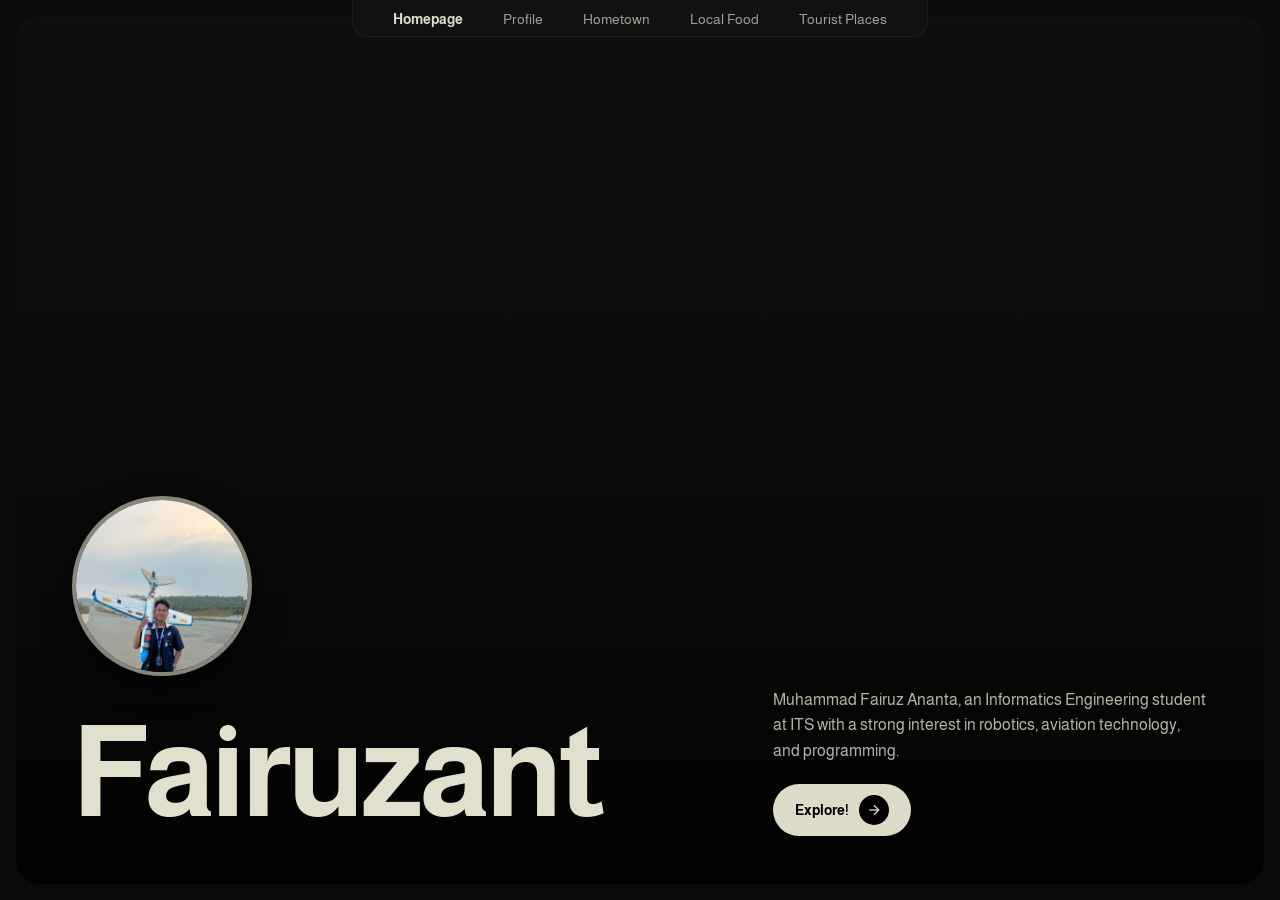
<file: quiz1/index.html>
<!DOCTYPE html>
<html lang="en">

<head>
  <meta charset="UTF-8" />
  <meta name="viewport" content="width=device-width, initial-scale=1.0" />
  <title>Fairuzant | Portfolio</title>
    <link rel="icon" type="image/png" href="./assets/img/favicon.png" />
  <link rel="preconnect" href="https://fonts.googleapis.com" />
  <link rel="preconnect" href="https://fonts.gstatic.com" crossorigin />
  <link
    href="https://fonts.googleapis.com/css2?family=Almarai:wght@400;700&family=Instrument+Serif:ital@0;1&display=swap"
    rel="stylesheet" />
  <link rel="stylesheet" href="style.css" />
</head>

<body>
  <nav class="navbar">
    <ul class="nav-list">
      <li><a class="nav-link active" href="./">Homepage</a></li>
      <li><a class="nav-link" href="profile/">Profile</a></li>
      <li><a class="nav-link" href="hometown/">Hometown</a></li>
      <li><a class="nav-link" href="food/">Local Food</a></li>
      <li><a class="nav-link" href="tourist/">Tourist Places</a></li>
    </ul>
  </nav>

  <section class="hero">
    <div class="hero-container">
      <video class="hero-video" autoplay loop muted playsinline>
        <source src="assets/img/itsunesa.mp4" type="video/mp4" />
      </video>
      <div class="hero-gradient"></div>
      <div class="hero-content">
        <div class="hero-grid">
          <div>
            <div class="hero-avatar-wrapper">
              <img src="assets/img/profile.jpeg" alt="Muhammad Fairuz Ananta" class="hero-avatar"
                onerror="this.style.display='none'; this.nextElementSibling.style.display='flex';" />
              <div class="hero-avatar-placeholder" style="display:none;">FA</div>
            </div>
            <h1 class="hero-title">Fairuzant</h1>
          </div>
          <div>
            <p class="hero-desc">Muhammad Fairuz Ananta, an Informatics Engineering student at ITS with a strong interest in robotics, aviation technology, and programming.</p>
            <a class="cta-button" href="profile/">
              Explore!
              <span class="cta-icon">
                <svg width="16" height="16" viewBox="0 0 24 24" fill="none" stroke="currentColor" stroke-width="2">
                  <line x1="5" y1="12" x2="19" y2="12" />
                  <polyline points="12 5 19 12 12 19" />
                </svg>
              </span>
            </a>
          </div>
        </div>
      </div>
    </div>
  </section>
</body>

</html>
</file>
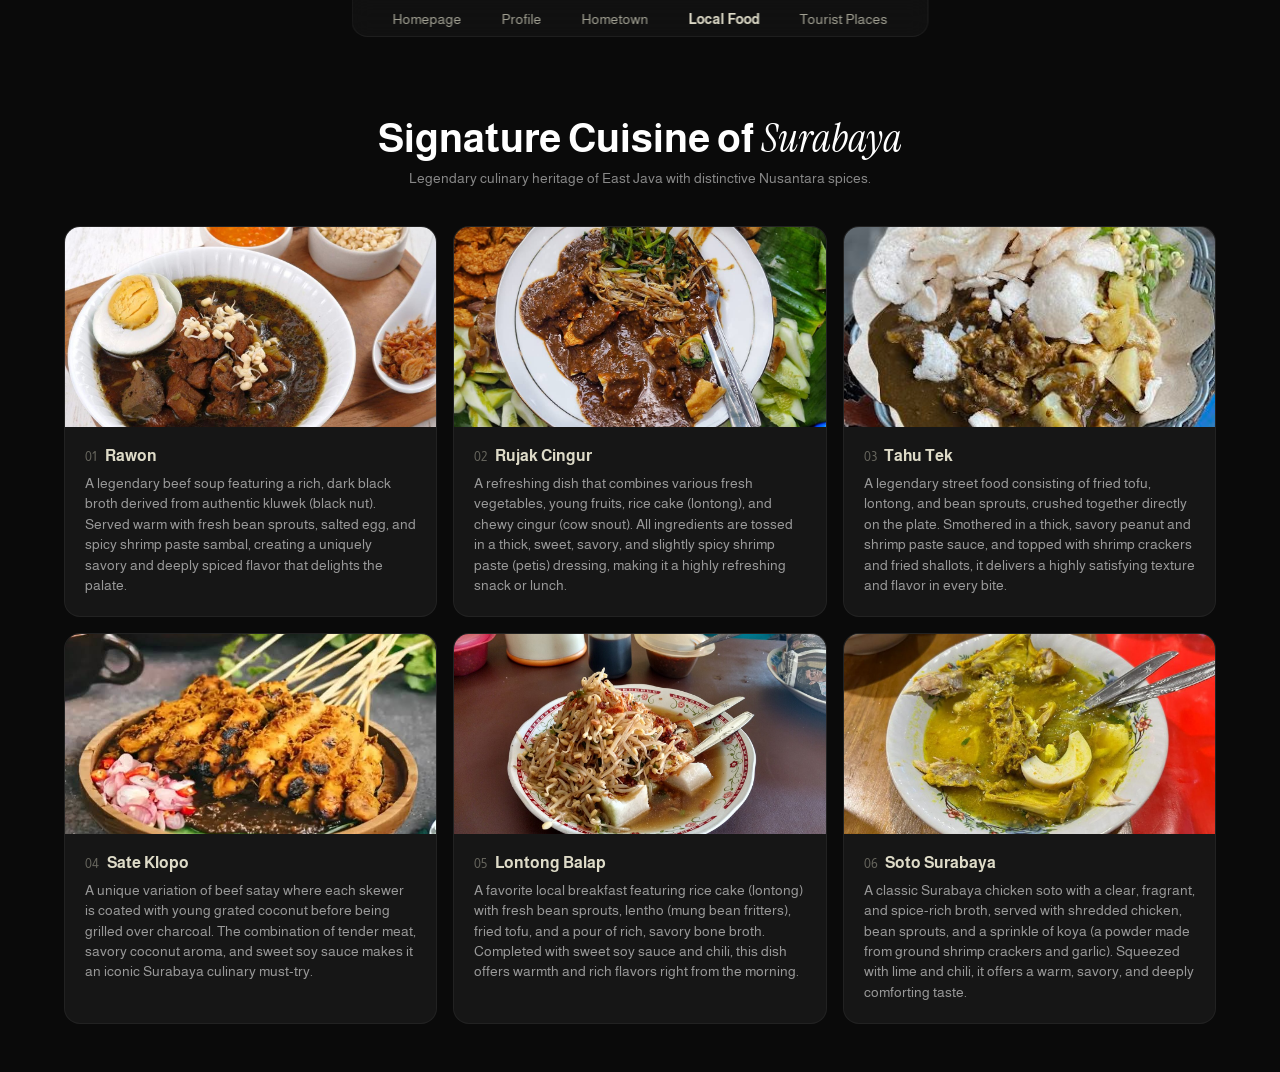
<file: quiz1/food/index.html>
<!DOCTYPE html>
<html lang="en">

<head>
  <meta charset="UTF-8" />
  <meta name="viewport" content="width=device-width, initial-scale=1.0" />
  <title>Local Food | Fairuzant</title>
    <link rel="icon" type="image/png" href="../assets/img/favicon.png" />

  <link rel="preconnect" href="https://fonts.googleapis.com" />
  <link rel="preconnect" href="https://fonts.gstatic.com" crossorigin />
  <link
    href="https://fonts.googleapis.com/css2?family=Almarai:wght@400;700&family=Instrument+Serif:ital@0;1&display=swap"
    rel="stylesheet" />
  <link rel="stylesheet" href="../style.css" />
</head>

<body>
  <nav class="navbar">
    <ul class="nav-list">
      <li><a class="nav-link" href="../">Homepage</a></li>
      <li><a class="nav-link" href="../profile/">Profile</a></li>
      <li><a class="nav-link" href="../hometown/">Hometown</a></li>
      <li><a class="nav-link active" href="../food/">Local Food</a></li>
      <li><a class="nav-link" href="../tourist/">Tourist Places</a></li>
    </ul>
  </nav>

  <section class="features-section">
    <div class="features-header">
      <h2>Signature Cuisine of <em>Surabaya</em></h2>
      <p>Legendary culinary heritage of East Java with distinctive Nusantara spices.</p>
    </div>
    <div class="features-grid">
      <div class="feature-card">
        <img class="feature-img" src="../assets/img/rawon.jpeg" alt="Rawon Surabaya" />
        <div class="feature-body">
          <h3 class="feature-title"><span class="number">01</span> Rawon</h3>
          <p class="feature-desc">A legendary beef soup featuring a rich, dark black broth derived from authentic kluwek
            (black nut). Served warm with fresh bean sprouts, salted egg, and spicy shrimp paste sambal, creating a
            uniquely savory and deeply spiced flavor that delights the palate.</p>
        </div>
      </div>
      <div class="feature-card">
        <img class="feature-img" src="../assets/img/rujak.jpg" alt="Rujak Cingur" />
        <div class="feature-body">
          <h3 class="feature-title"><span class="number">02</span> Rujak Cingur</h3>
          <p class="feature-desc">A refreshing dish that combines various fresh vegetables, young fruits, rice cake
            (lontong), and chewy cingur (cow snout). All ingredients are tossed in a thick, sweet, savory, and slightly
            spicy shrimp paste (petis) dressing, making it a highly refreshing snack or lunch.</p>
        </div>
      </div>
      <div class="feature-card">
        <img class="feature-img" src="../assets/img/tahutek.jpeg" alt="Tahu Tek" />
        <div class="feature-body">
          <h3 class="feature-title"><span class="number">03</span> Tahu Tek</h3>
          <p class="feature-desc">A legendary street food consisting of fried tofu, lontong, and bean sprouts, crushed
            together directly on the plate. Smothered in a thick, savory peanut and shrimp paste sauce, and topped with
            shrimp crackers and fried shallots, it delivers a highly satisfying texture and flavor in every bite.</p>
        </div>
      </div>
      <div class="feature-card">
        <img class="feature-img" src="../assets/img/sateklopo.jpg" alt="Sate Klopo" />
        <div class="feature-body">
          <h3 class="feature-title"><span class="number">04</span> Sate Klopo</h3>
          <p class="feature-desc">A unique variation of beef satay where each skewer is coated with young grated coconut
            before being grilled over charcoal. The combination of tender meat, savory coconut aroma, and sweet soy
            sauce makes it an iconic Surabaya culinary must-try.</p>
        </div>
      </div>
      <div class="feature-card">
        <img class="feature-img" src="../assets/img/lontongbalap.jpg" alt="Lontong Balap" />
        <div class="feature-body">
          <h3 class="feature-title"><span class="number">05</span> Lontong Balap</h3>
          <p class="feature-desc">A favorite local breakfast featuring rice cake (lontong) with fresh bean sprouts,
            lentho (mung bean fritters), fried tofu, and a pour of rich, savory bone broth. Completed with sweet soy
            sauce and chili, this dish offers warmth and rich flavors right from the morning.</p>
        </div>
      </div>
      <div class="feature-card">
        <img class="feature-img" src="../assets/img/soto.jpeg" alt="Soto Surabaya" />
        <div class="feature-body">
          <h3 class="feature-title"><span class="number">06</span> Soto Surabaya</h3>
          <p class="feature-desc">A classic Surabaya chicken soto with a clear, fragrant, and spice-rich broth, served
            with shredded chicken, bean sprouts, and a sprinkle of koya (a powder made from ground shrimp crackers and
            garlic). Squeezed with lime and chili, it offers a warm, savory, and deeply comforting taste.</p>
        </div>
      </div>
    </div>
  </section>
</body>

</html>
</file>
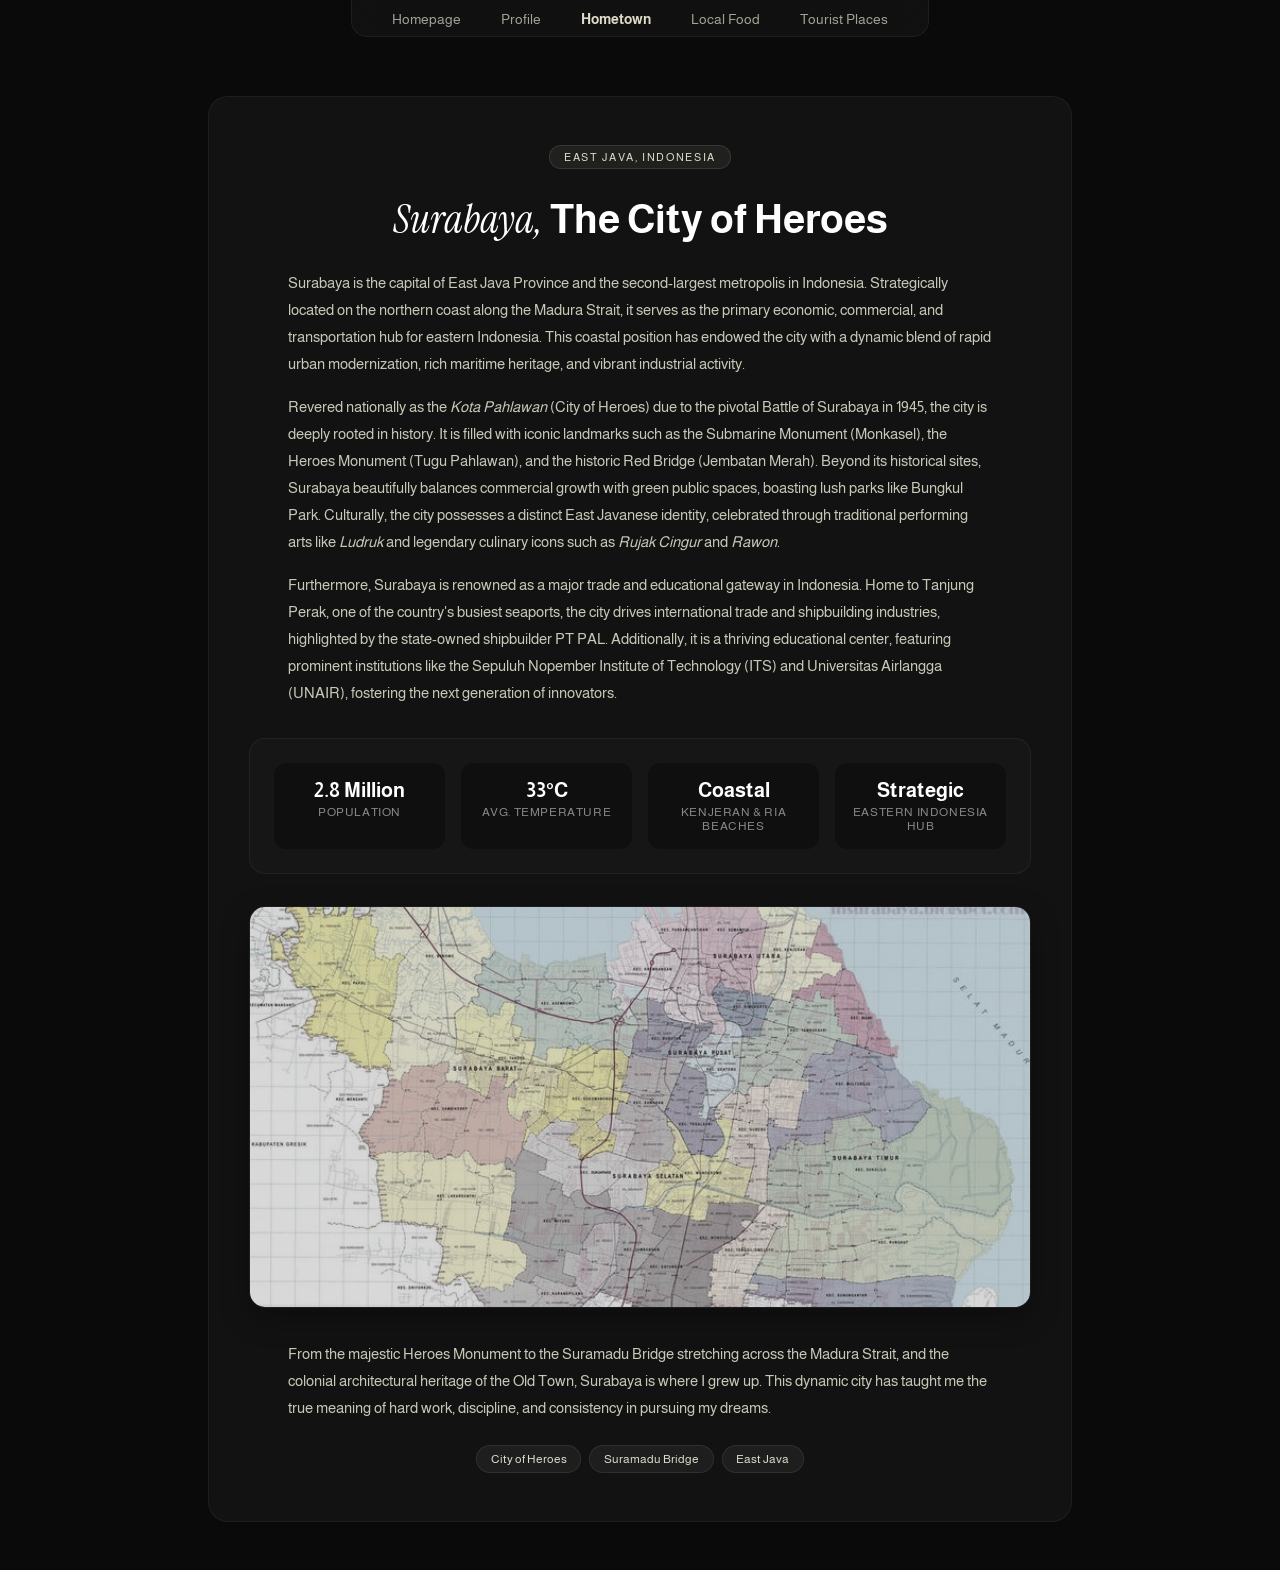
<file: quiz1/hometown/index.html>
<!DOCTYPE html>
<html lang="en">

<head>
  <meta charset="UTF-8" />
  <meta name="viewport" content="width=device-width, initial-scale=1.0" />
  <title>Hometown | Fairuzant</title>
    <link rel="icon" type="image/png" href="../assets/img/favicon.png" />

  <link rel="preconnect" href="https://fonts.googleapis.com" />
  <link rel="preconnect" href="https://fonts.gstatic.com" crossorigin />
  <link
    href="https://fonts.googleapis.com/css2?family=Almarai:wght@400;700&family=Instrument+Serif:ital@0;1&display=swap"
    rel="stylesheet" />
  <link rel="stylesheet" href="../style.css" />
</head>

<body>
  <nav class="navbar">
    <ul class="nav-list">
      <li><a class="nav-link" href="../">Homepage</a></li>
      <li><a class="nav-link" href="../profile/">Profile</a></li>
      <li><a class="nav-link active" href="../hometown/">Hometown</a></li>
      <li><a class="nav-link" href="../food/">Local Food</a></li>
      <li><a class="nav-link" href="../tourist/">Tourist Places</a></li>
    </ul>
  </nav>

  <section class="page-section">
    <div class="content-card">
      <span class="section-label">East Java, Indonesia</span>
      <h2 class="section-heading"><em>Surabaya,</em> The City of Heroes</h2>

      <p class="section-text">Surabaya is the capital of East Java Province and the second-largest metropolis in
        Indonesia. Strategically located on the northern coast along the Madura Strait, it serves as the primary
        economic, commercial, and transportation hub for eastern Indonesia. This coastal position has endowed the city
        with a dynamic blend of rapid urban modernization, rich maritime heritage, and vibrant industrial activity.</p>

      <p class="section-text">Revered nationally as the <em>Kota Pahlawan</em> (City of Heroes) due to the pivotal
        Battle of Surabaya in 1945, the city is deeply rooted in history. It is filled with iconic landmarks such as the
        Submarine Monument (Monkasel), the Heroes Monument (Tugu Pahlawan), and the historic Red Bridge (Jembatan
        Merah). Beyond its historical sites, Surabaya beautifully balances commercial growth with green public spaces,
        boasting lush parks like Bungkul Park. Culturally, the city possesses a distinct East Javanese identity,
        celebrated through traditional performing arts like <em>Ludruk</em> and legendary culinary icons such as
        <em>Rujak Cingur</em> and <em>Rawon</em>.
      </p>

      <p class="section-text">Furthermore, Surabaya is renowned as a major trade and educational gateway in Indonesia.
        Home to Tanjung Perak, one of the country's busiest seaports, the city drives international trade and
        shipbuilding
        industries, highlighted by the state-owned shipbuilder PT PAL. Additionally, it is a thriving educational
        center, featuring prominent institutions like the Sepuluh Nopember Institute of Technology (ITS) and Universitas
        Airlangga (UNAIR), fostering the next generation of innovators.</p>

      <div class="city-stats-grid">
        <div class="stat-item">
          <div class="stat-value">2.8 Million</div>
          <div class="stat-label">Population</div>
        </div>
        <div class="stat-item">
          <div class="stat-value">33°C</div>
          <div class="stat-label">Avg. Temperature</div>
        </div>
        <div class="stat-item">
          <div class="stat-value">Coastal</div>
          <div class="stat-label">Kenjeran & Ria Beaches</div>
        </div>
        <div class="stat-item">
          <div class="stat-value">Strategic</div>
          <div class="stat-label">Eastern Indonesia Hub</div>
        </div>
      </div>

      <div class="map-container">
        <img src="../assets/img/petasurabaya.jpg" alt="Map of Surabaya City" class="static-map" />
      </div>

      <p class="section-text">From the majestic Heroes Monument to the Suramadu Bridge stretching across the Madura
        Strait, and the colonial architectural heritage of the Old Town, Surabaya is where I grew up. This dynamic city
        has taught me the true meaning of hard work, discipline, and consistency in pursuing my dreams.</p>

      <div class="profile-badges">
        <span class="profile-badge">City of Heroes</span>
        <span class="profile-badge">Suramadu Bridge</span>
        <span class="profile-badge">East Java</span>
      </div>
    </div>
  </section>
</body>

</html>
</file>
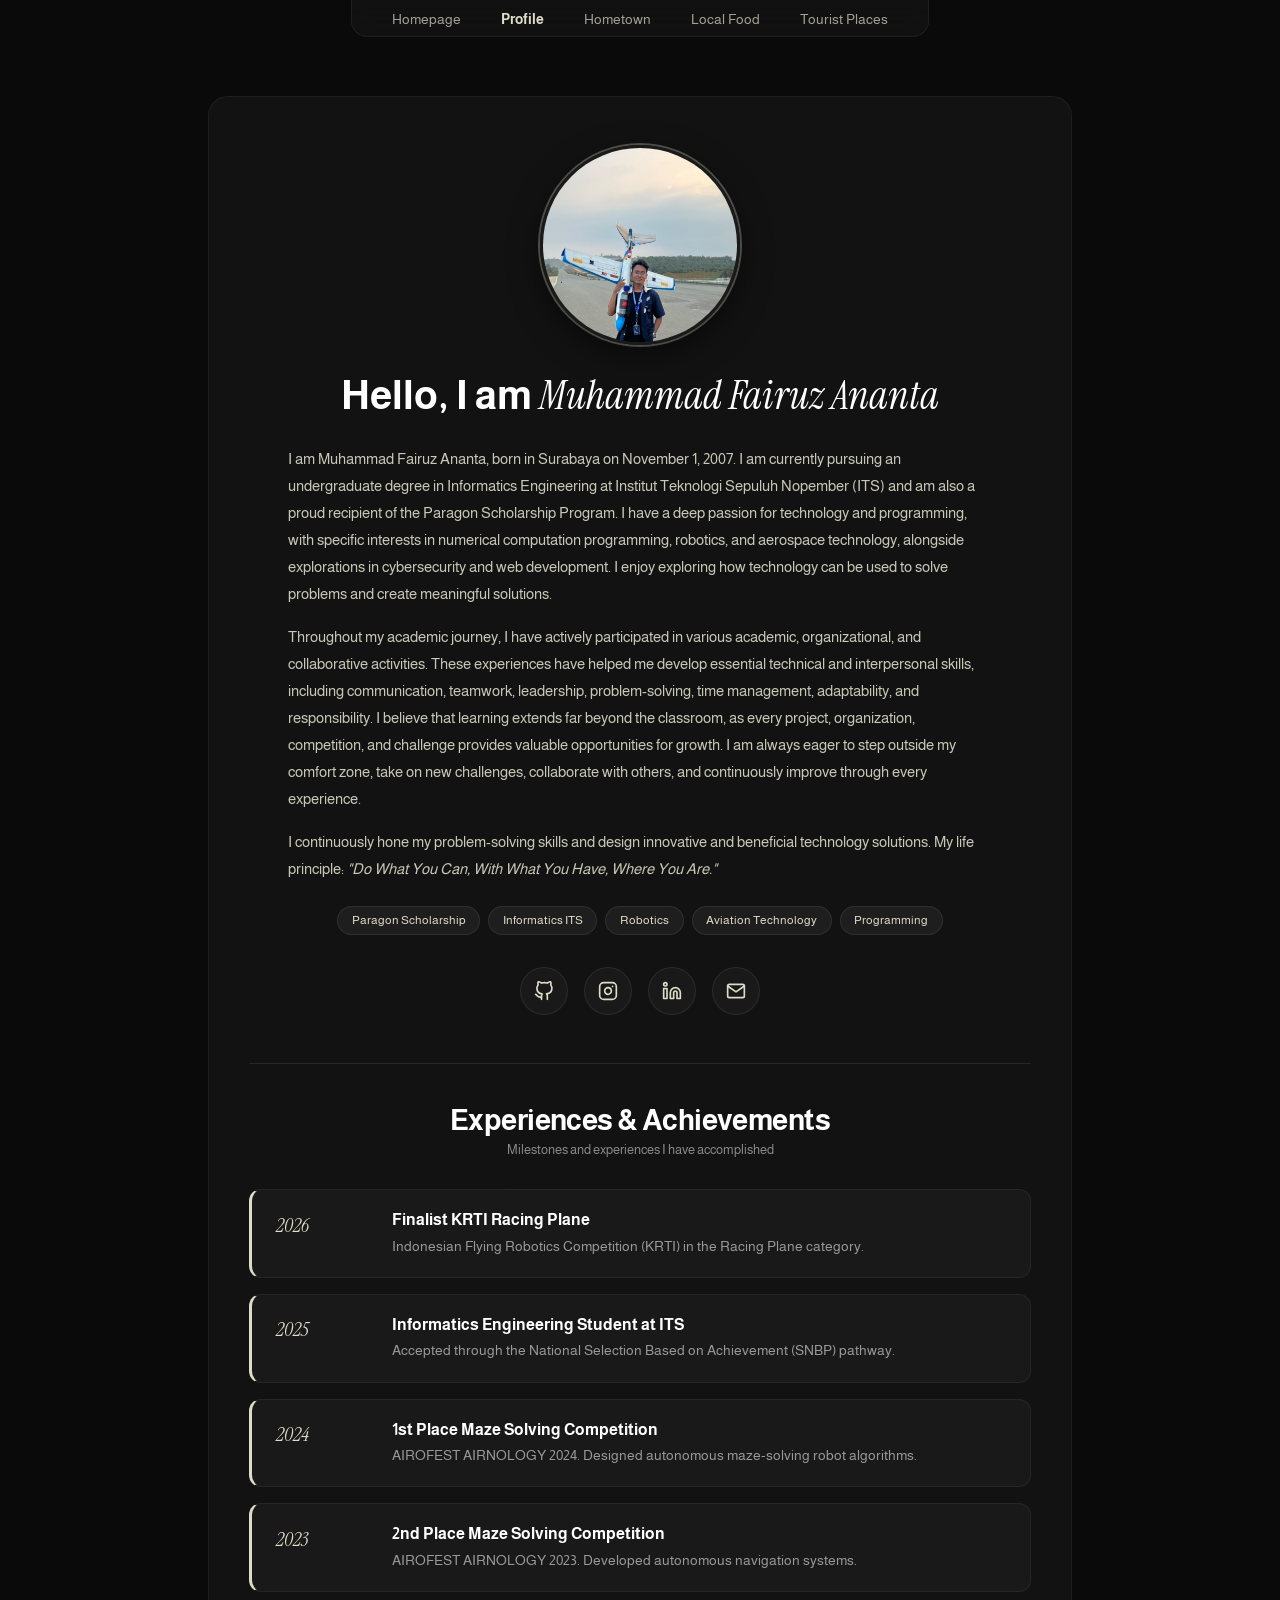
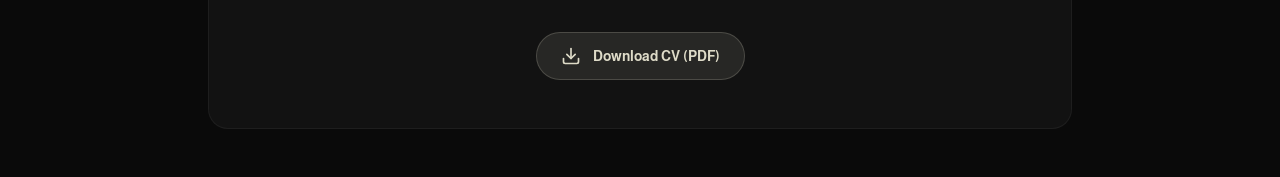
<file: quiz1/profile/index.html>
<!DOCTYPE html>
<html lang="en">

<head>
  <meta charset="UTF-8" />
  <meta name="viewport" content="width=device-width, initial-scale=1.0" />
  <title>Profile | Muhammad Fairuz Ananta</title>
    <link rel="icon" type="image/png" href="../assets/img/favicon.png" />

  <link rel="preconnect" href="https://fonts.googleapis.com" />
  <link rel="preconnect" href="https://fonts.gstatic.com" crossorigin />
  <link
    href="https://fonts.googleapis.com/css2?family=Almarai:wght@400;700&family=Instrument+Serif:ital@0;1&display=swap"
    rel="stylesheet" />
  <link rel="stylesheet" href="../style.css" />
</head>

<body>
  <nav class="navbar">
    <ul class="nav-list">
      <li><a class="nav-link" href="../">Homepage</a></li>
      <li><a class="nav-link active" href="../profile/">Profile</a></li>
      <li><a class="nav-link" href="../hometown/">Hometown</a></li>
      <li><a class="nav-link" href="../food/">Local Food</a></li>
      <li><a class="nav-link" href="../tourist/">Tourist Places</a></li>
    </ul>
  </nav>

  <section class="page-section">
    <div class="content-card">
      <div class="profile-photo-wrapper">
        <img class="profile-photo" src="../assets/img/profile.jpeg" alt="Muhammad Fairuz Ananta"
          onerror="this.style.display='none'; this.nextElementSibling.style.display='flex';" />
        <div class="profile-photo-placeholder" style="display:none;">FA</div>
      </div>

      <h2 class="section-heading">Hello, I am <em>Muhammad Fairuz Ananta</em></h2>

      <p class="section-text">I am Muhammad Fairuz Ananta, born in Surabaya on November 1, 2007. I am currently pursuing
        an undergraduate degree in Informatics Engineering at Institut Teknologi Sepuluh Nopember (ITS) and am also a
        proud recipient of the Paragon Scholarship Program. I have a deep passion for technology and programming, with
        specific interests in numerical computation programming, robotics, and aerospace technology, alongside
        explorations in cybersecurity and web development. I enjoy exploring how technology can be used to solve
        problems and create meaningful solutions.</p>

      <p class="section-text">Throughout my academic journey, I have actively participated in various academic,
        organizational, and collaborative activities. These experiences have helped me develop essential technical and
        interpersonal skills, including communication, teamwork, leadership, problem-solving, time management,
        adaptability, and responsibility. I believe that learning extends far beyond the classroom, as every project,
        organization, competition, and challenge provides valuable opportunities for growth. I am always eager to step
        outside my comfort zone, take on new challenges, collaborate with others, and continuously improve through every
        experience.</p>

      <p class="section-text">I continuously hone my problem-solving skills and design innovative and beneficial
        technology solutions. My life principle: <em>"Do What You Can, With What You Have, Where You Are."</em></p>

      <div class="profile-badges">
        <span class="profile-badge">Paragon Scholarship</span>
        <span class="profile-badge">Informatics ITS</span>
        <span class="profile-badge">Robotics</span>
        <span class="profile-badge">Aviation Technology</span>
        <span class="profile-badge">Programming</span>
      </div>

      <div class="social-links">
        <a href="https://github.com/arezsz" target="_blank" class="social-btn" aria-label="GitHub">
          <svg viewBox="0 0 24 24" fill="none" stroke="currentColor" stroke-width="2" stroke-linecap="round"
            stroke-linejoin="round">
            <path
              d="M9 19c-5 1.5-5-2.5-7-3m14 6v-3.87a3.37 3.37 0 0 0-.94-2.61c3.14-.35 6.44-1.54 6.44-7A5.44 5.44 0 0 0 20 4.77 5.07 5.07 0 0 0 19.91 1S18.73.65 16 2.48a13.38 13.38 0 0 0-7 0C6.27.65 5.09 1 5.09 1A5.07 5.07 0 0 0 5 4.77a5.44 5.44 0 0 0-1.5 3.78c0 5.42 3.3 6.61 6.44 7A3.37 3.37 0 0 0 9 18.13V22">
            </path>
          </svg>
        </a>
        <a href="https://instagram.com/fairuzant" target="_blank" class="social-btn" aria-label="Instagram">
          <svg viewBox="0 0 24 24" fill="none" stroke="currentColor" stroke-width="2" stroke-linecap="round"
            stroke-linejoin="round">
            <rect x="2" y="2" width="20" height="20" rx="5" ry="5"></rect>
            <path d="M16 11.37A4 4 0 1 1 12.63 8 4 4 0 0 1 16 11.37z"></path>
            <line x1="17.5" y1="6.5" x2="17.51" y2="6.5"></line>
          </svg>
        </a>
        <a href="https://linkedin.com/in/muhammad-fairuz-ananta" target="_blank" class="social-btn"
          aria-label="LinkedIn">
          <svg viewBox="0 0 24 24" fill="none" stroke="currentColor" stroke-width="2" stroke-linecap="round"
            stroke-linejoin="round">
            <path d="M16 8a6 6 0 0 1 6 6v7h-4v-7a2 2 0 0 0-2-2 2 2 0 0 0-2 2v7h-4v-7a6 6 0 0 1 6-6z"></path>
            <rect x="2" y="9" width="4" height="12"></rect>
            <circle cx="4" cy="4" r="2"></circle>
          </svg>
        </a>
        <a href="mailto:fairuzananta07@gmail.com" class="social-btn" aria-label="Email">
          <svg viewBox="0 0 24 24" fill="none" stroke="currentColor" stroke-width="2" stroke-linecap="round"
            stroke-linejoin="round">
            <path d="M4 4h16c1.1 0 2 .9 2 2v12c0 1.1-.9 2-2 2H4c-1.1 0-2-.9-2-2V6c0-1.1.9-2 2-2z"></path>
            <polyline points="22,6 12,13 2,6"></polyline>
          </svg>
        </a>
      </div>

      <div class="achievements-section">
        <div class="achievements-header">
          <h3 class="achievements-title">Experiences & Achievements</h3>
          <p class="achievements-subtitle">Milestones and experiences I have accomplished</p>
        </div>
        <ul class="achievements-list">
          <li class="achievement-item">
            <div class="achievement-year">2026</div>
            <div class="achievement-content">
              <h4 class="achievement-name">Finalist KRTI Racing Plane</h4>
              <p class="achievement-desc">Indonesian Flying Robotics Competition (KRTI) in the Racing Plane category.
              </p>
            </div>
          </li>
          <li class="achievement-item">
            <div class="achievement-year">2025</div>
            <div class="achievement-content">
              <h4 class="achievement-name">Informatics Engineering Student at ITS</h4>
              <p class="achievement-desc">Accepted through the National Selection Based on Achievement (SNBP) pathway.
              </p>
            </div>
          </li>
          <li class="achievement-item">
            <div class="achievement-year">2024</div>
            <div class="achievement-content">
              <h4 class="achievement-name">1st Place Maze Solving Competition</h4>
              <p class="achievement-desc">AIROFEST AIRNOLOGY 2024. Designed autonomous maze-solving robot algorithms.
              </p>
            </div>
          </li>
          <li class="achievement-item">
            <div class="achievement-year">2023</div>
            <div class="achievement-content">
              <h4 class="achievement-name">2nd Place Maze Solving Competition</h4>
              <p class="achievement-desc">AIROFEST AIRNOLOGY 2023. Developed autonomous navigation systems.</p>
            </div>
          </li>
        </ul>
      </div>

      <div class="cv-section">
        <a href="../assets/img/CV.pdf" target="_blank" class="cv-button">
          <svg width="20" height="20" viewBox="0 0 24 24" fill="none" stroke="currentColor" stroke-width="2"
            stroke-linecap="round" stroke-linejoin="round">
            <path d="M21 15v4a2 2 0 0 1-2 2H5a2 2 0 0 1-2-2v-4"></path>
            <polyline points="7 10 12 15 17 10"></polyline>
            <line x1="12" y1="15" x2="12" y2="3"></line>
          </svg>
          Download CV (PDF)
        </a>
      </div>
    </div>
  </section>
</body>

</html>
</file>
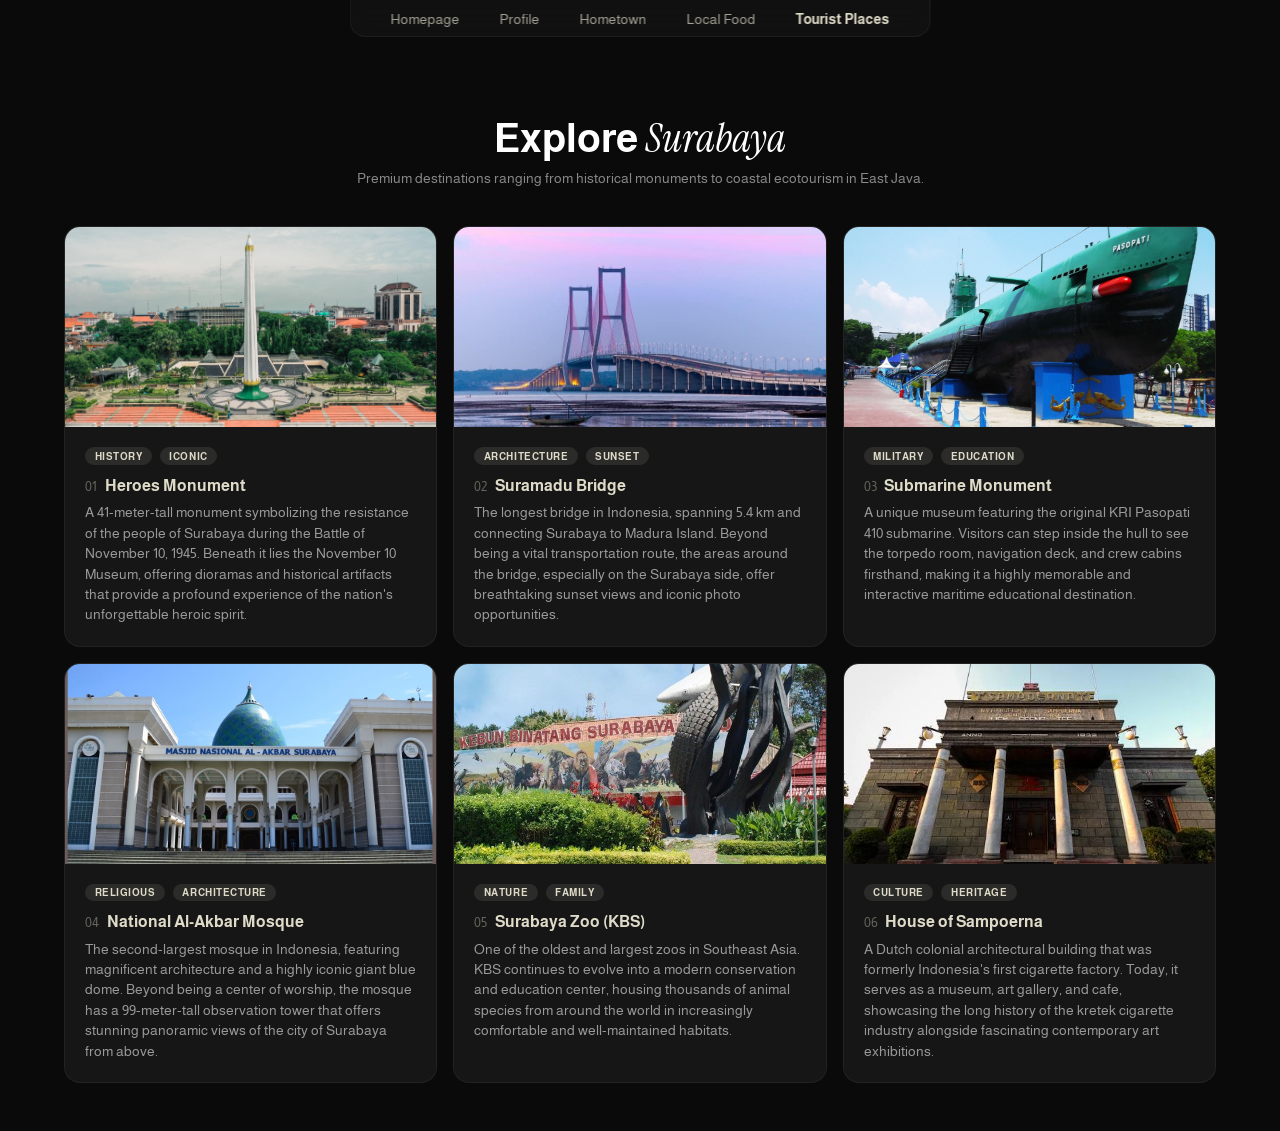
<file: quiz1/tourist/index.html>
<!DOCTYPE html>
<html lang="en">

<head>
  <meta charset="UTF-8" />
  <meta name="viewport" content="width=device-width, initial-scale=1.0" />
  <title>Tourist Places | Fairuzant</title>
    <link rel="icon" type="image/png" href="../assets/img/favicon.png" />

  <link rel="preconnect" href="https://fonts.googleapis.com" />
  <link rel="preconnect" href="https://fonts.gstatic.com" crossorigin />
  <link
    href="https://fonts.googleapis.com/css2?family=Almarai:wght@400;700&family=Instrument+Serif:ital@0;1&display=swap"
    rel="stylesheet" />
  <link rel="stylesheet" href="../style.css" />
</head>

<body>
  <nav class="navbar">
    <ul class="nav-list">
      <li><a class="nav-link" href="../">Homepage</a></li>
      <li><a class="nav-link" href="../profile/">Profile</a></li>
      <li><a class="nav-link" href="../hometown/">Hometown</a></li>
      <li><a class="nav-link" href="../food/">Local Food</a></li>
      <li><a class="nav-link active" href="../tourist/">Tourist Places</a></li>
    </ul>
  </nav>

  <section class="features-section">
    <div class="features-header">
      <h2>Explore <em>Surabaya</em></h2>
      <p>Premium destinations ranging from historical monuments to coastal ecotourism in East Java.</p>
    </div>
    <div class="features-grid">
      <div class="feature-card">
        <img class="feature-img" src="../assets/img/tugupahlawan.jpeg" alt="Tugu Pahlawan" />
        <div class="feature-body">
          <div class="card-tags">
            <span class="tag">History</span>
            <span class="tag">Iconic</span>
          </div>
          <h3 class="feature-title"><span class="number">01</span> Heroes Monument</h3>
          <p class="feature-desc">A 41-meter-tall monument symbolizing the resistance of the people of Surabaya during
            the Battle of November 10, 1945. Beneath it lies the November 10 Museum, offering dioramas and historical
            artifacts that provide a profound experience of the nation's unforgettable heroic spirit.</p>
        </div>
      </div>
      <div class="feature-card">
        <img class="feature-img" src="../assets/img/suramadu.jpg" alt="Jembatan Suramadu" />
        <div class="feature-body">
          <div class="card-tags">
            <span class="tag">Architecture</span>
            <span class="tag">Sunset</span>
          </div>
          <h3 class="feature-title"><span class="number">02</span> Suramadu Bridge</h3>
          <p class="feature-desc">The longest bridge in Indonesia, spanning 5.4 km and connecting Surabaya to Madura
            Island. Beyond being a vital transportation route, the areas around the bridge, especially on the Surabaya
            side, offer breathtaking sunset views and iconic photo opportunities.</p>
        </div>
      </div>
      <div class="feature-card">
        <img class="feature-img" src="../assets/img/monkasel.jpg" alt="Monumen Kapal Selam" />
        <div class="feature-body">
          <div class="card-tags">
            <span class="tag">Military</span>
            <span class="tag">Education</span>
          </div>
          <h3 class="feature-title"><span class="number">03</span> Submarine Monument</h3>
          <p class="feature-desc">A unique museum featuring the original KRI Pasopati 410 submarine. Visitors can step
            inside the hull to see the torpedo room, navigation deck, and crew cabins firsthand, making it a highly
            memorable and interactive maritime educational destination.</p>
        </div>
      </div>
      <div class="feature-card">
        <img class="feature-img" src="../assets/img/masjidalakbar.jpg" alt="Masjid Al-Akbar" />
        <div class="feature-body">
          <div class="card-tags">
            <span class="tag">Religious</span>
            <span class="tag">Architecture</span>
          </div>
          <h3 class="feature-title"><span class="number">04</span> National Al-Akbar Mosque</h3>
          <p class="feature-desc">The second-largest mosque in Indonesia, featuring magnificent architecture and a
            highly iconic giant blue dome. Beyond being a center of worship, the mosque has a 99-meter-tall observation
            tower that offers stunning panoramic views of the city of Surabaya from above.</p>
        </div>
      </div>
      <div class="feature-card">
        <img class="feature-img" src="../assets/img/kbs.jpeg" alt="Kebun Binatang Surabaya" />
        <div class="feature-body">
          <div class="card-tags">
            <span class="tag">Nature</span>
            <span class="tag">Family</span>
          </div>
          <h3 class="feature-title"><span class="number">05</span> Surabaya Zoo (KBS)</h3>
          <p class="feature-desc">One of the oldest and largest zoos in Southeast Asia. KBS continues to evolve into a
            modern conservation and education center, housing thousands of animal species from around the world in
            increasingly comfortable and well-maintained habitats.</p>
        </div>
      </div>
      <div class="feature-card">
        <img class="feature-img" src="../assets/img/houseofsampoerna.jpg" alt="House of Sampoerna" />
        <div class="feature-body">
          <div class="card-tags">
            <span class="tag">Culture</span>
            <span class="tag">Heritage</span>
          </div>
          <h3 class="feature-title"><span class="number">06</span> House of Sampoerna</h3>
          <p class="feature-desc">A Dutch colonial architectural building that was formerly Indonesia's first cigarette
            factory. Today, it serves as a museum, art gallery, and cafe, showcasing the long history of the kretek
            cigarette industry alongside fascinating contemporary art exhibitions.</p>
        </div>
      </div>
    </div>
  </section>
</body>

</html>
</file>
<file: quiz1/style.css>
* {
  margin: 0;
  padding: 0;
  box-sizing: border-box;
  font-family: 'Almarai', sans-serif;
}

body {
  background: #0a0a0a;
  color: #e1e0cc;
  overflow-x: hidden;
}

a {
  text-decoration: none;
  color: inherit;
}

ul {
  list-style: none;
  padding: 0;
  margin: 0;
}

.navbar {
  position: absolute;
  top: 0;
  left: 50%;
  transform: translateX(-50%);
  background: rgba(18, 18, 18, 0.9);
  backdrop-filter: blur(10px);
  border-radius: 0 0 1rem 1rem;
  padding: 0.6rem 1.5rem;
  z-index: 50;
  border: 1px solid rgba(255, 255, 255, 0.06);
  border-top: none;
}

.nav-list {
  display: flex;
  gap: 1.5rem;
  align-items: center;
}

.nav-link {
  font-size: 12px;
  color: rgba(225, 224, 204, 0.7);
  cursor: pointer;
  white-space: nowrap;
  transition: color 0.2s;
}

.nav-link:hover {
  color: #fff;
}

.nav-link.active {
  color: #dedbc8;
  font-weight: 700;
}

@media (min-width: 768px) {
  .navbar {
    padding: 0.6rem 2.5rem;
  }

  .nav-list {
    gap: 2.5rem;
  }

  .nav-link {
    font-size: 14px;
  }
}

.hero {
  min-height: 100vh;
  padding: 1rem;
  display: flex;
}

.hero-container {
  position: relative;
  width: 100%;
  border-radius: 1.5rem;
  overflow: hidden;
  background: #111;
  display: flex;
  align-items: flex-end;
}

.hero-video {
  position: absolute;
  inset: 0;
  width: 100%;
  height: 100%;
  object-fit: cover;
  z-index: 1;
}

.hero-gradient {
  position: absolute;
  inset: 0;
  background: linear-gradient(to bottom, rgba(0, 0, 0, 0.15), rgba(0, 0, 0, 0.4) 50%, rgba(0, 0, 0, 0.88));
  z-index: 3;
  pointer-events: none;
}

.hero-content {
  position: relative;
  width: 100%;
  padding: 2rem 1.5rem;
  z-index: 10;
}

.hero-grid {
  display: grid;
  grid-template-columns: 1fr;
  gap: 1.5rem;
  align-items: end;
}

.hero-title {
  font-size: clamp(3rem, 12vw, 8rem);
  font-weight: 700;
  line-height: 1;
  letter-spacing: -0.03em;
}

.hero-desc {
  color: rgba(225, 224, 204, 0.8);
  font-size: 14px;
  line-height: 1.6;
  max-width: 460px;
}

.cta-button {
  display: inline-flex;
  align-items: center;
  gap: 0.6rem;
  background: #dedbc8;
  color: #000;
  font-weight: 700;
  font-size: 14px;
  padding: 0.7rem 1.4rem;
  border-radius: 50px;
  margin-top: 1.25rem;
  border: none;
  cursor: pointer;
  transition: background 0.2s;
}

.cta-button:hover {
  background: #fff;
}

.cta-icon {
  background: #000;
  color: #dedbc8;
  width: 30px;
  height: 30px;
  border-radius: 50%;
  display: flex;
  align-items: center;
  justify-content: center;
}

@media (min-width: 768px) {
  .hero-content {
    padding: 3rem 3.5rem;
  }

  .hero-desc {
    font-size: 16px;
  }
}

@media (min-width: 1024px) {
  .hero-grid {
    grid-template-columns: 1.8fr 1.2fr;
    gap: 3rem;
  }
}

.hero-avatar-wrapper {
  position: relative;
  width: 140px;
  height: 140px;
  margin-bottom: 1.5rem;
  display: flex;
  align-items: center;
  justify-content: center;
}

.hero-avatar,
.hero-avatar-placeholder {
  width: 100%;
  height: 100%;
  border-radius: 50%;
  object-fit: cover;
  border: 4px solid rgba(222, 219, 200, 0.6);
  box-shadow: 0 10px 30px rgba(0, 0, 0, 0.6);
  z-index: 2;
  transition: transform 0.3s ease, border-color 0.3s ease;
}

.hero-avatar:hover {
  transform: scale(1.05);
  border-color: #dedbc8;
}

.hero-avatar-placeholder {
  background: linear-gradient(135deg, #2a2a2a, #1a1a1a);
  color: #dedbc8;
  font-family: 'Instrument Serif', serif;
  font-size: 3rem;
  font-style: italic;
  display: flex;
  align-items: center;
  justify-content: center;
}

@media (min-width: 768px) {
  .hero-avatar-wrapper {
    width: 180px;
    height: 180px;
    margin-bottom: 2rem;
  }

  .hero-avatar-placeholder {
    font-size: 4rem;
  }
}

.page-section {
  min-height: 100vh;
  padding: 6rem 1rem 3rem;
  display: flex;
  flex-direction: column;
  align-items: center;
  justify-content: center;
}

.content-card {
  background: #121212;
  border-radius: 1.25rem;
  padding: 2rem 1.5rem;
  max-width: 54rem;
  width: 100%;
  text-align: center;
  border: 1px solid rgba(255, 255, 255, 0.05);
}

.section-label {
  color: #dedbc8;
  font-size: 11px;
  text-transform: uppercase;
  letter-spacing: 0.15em;
  margin-bottom: 1.5rem;
  display: inline-block;
  background: rgba(222, 219, 200, 0.07);
  padding: 0.3rem 0.9rem;
  border-radius: 50px;
  border: 1px solid rgba(222, 219, 200, 0.12);
}

.section-heading {
  font-size: clamp(1.5rem, 4vw, 2.5rem);
  line-height: 1.3;
  margin-bottom: 1.5rem;
  color: #fff;
  font-weight: 700;
}

.section-heading em {
  font-family: 'Instrument Serif', serif;
  font-style: italic;
  font-weight: 400;
}

.section-text {
  color: #c8c8b8;
  font-size: 14px;
  line-height: 1.8;
  text-align: left;
  max-width: 44rem;
  margin: 0 auto 1rem;
}

.profile-badges {
  display: flex;
  flex-wrap: wrap;
  justify-content: center;
  gap: 0.5rem;
  margin-top: 1.5rem;
}

.profile-badge {
  background: rgba(255, 255, 255, 0.05);
  border: 1px solid rgba(255, 255, 255, 0.08);
  padding: 0.4rem 0.85rem;
  border-radius: 50px;
  font-size: 12px;
  color: #dedbc8;
}

@media (min-width: 768px) {
  .content-card {
    padding: 3rem 2.5rem;
  }

  .section-text {
    font-size: 15px;
  }
}

.profile-photo-wrapper {
  position: relative;
  width: 160px;
  height: 160px;
  margin: 0 auto 1.5rem;
  display: flex;
  align-items: center;
  justify-content: center;
}

.profile-photo-glow {
  position: absolute;
  inset: -8px;
  border-radius: 50%;
  background: conic-gradient(from 0deg, rgba(222, 219, 200, 0.6), rgba(222, 219, 200, 0.1), rgba(222, 219, 200, 0.6), rgba(222, 219, 200, 0.1), rgba(222, 219, 200, 0.6));
  filter: blur(8px);
  opacity: 0.7;
  animation: glowRotate 6s linear infinite;
}

@keyframes glowRotate {
  to {
    transform: rotate(360deg);
  }
}

.profile-photo,
.profile-photo-placeholder {
  position: relative;
  width: 160px;
  height: 160px;
  border-radius: 50%;
  object-fit: cover;
  border: 3px solid #1a1a1a;
  box-shadow: 0 0 0 2px rgba(222, 219, 200, 0.3), 0 10px 30px rgba(0, 0, 0, 0.5);
  z-index: 2;
}

.profile-photo-placeholder {
  background: linear-gradient(135deg, #2a2a2a, #1a1a1a);
  color: #dedbc8;
  font-family: 'Instrument Serif', serif;
  font-size: 3rem;
  font-style: italic;
  display: flex;
  align-items: center;
  justify-content: center;
}

@media (min-width: 768px) {

  .profile-photo-wrapper,
  .profile-photo,
  .profile-photo-placeholder {
    width: 200px;
    height: 200px;
  }

  .profile-photo-placeholder {
    font-size: 3.5rem;
  }
}

.achievements-section {
  margin-top: 3rem;
  padding-top: 2.5rem;
  border-top: 1px solid rgba(255, 255, 255, 0.08);
  text-align: left;
}

.achievements-header {
  text-align: center;
  margin-bottom: 2rem;
}

.achievements-icon {
  font-size: 2rem;
  display: block;
  margin-bottom: 0.5rem;
}

.achievements-title {
  font-size: clamp(1.3rem, 3vw, 1.8rem);
  color: #fff;
  font-weight: 700;
  margin-bottom: 0.4rem;
  letter-spacing: -0.02em;
}

.achievements-subtitle {
  color: #888;
  font-size: 13px;
  margin: 0;
}

.achievements-list {
  list-style: none;
  padding: 0;
  margin: 0;
  display: flex;
  flex-direction: column;
  gap: 1rem;
}

.achievement-item {
  display: grid;
  grid-template-columns: 80px 1fr;
  gap: 1rem;
  padding: 1rem 1.25rem;
  background: rgba(255, 255, 255, 0.03);
  border: 1px solid rgba(255, 255, 255, 0.06);
  border-left: 3px solid #dedbc8;
  border-radius: 0.75rem;
  transition: all 0.3s ease;
  align-items: start;
}

.achievement-item:hover {
  background: rgba(222, 219, 200, 0.05);
  border-color: rgba(222, 219, 200, 0.2);
  transform: translateX(4px);
}

.achievement-year {
  font-family: 'Instrument Serif', serif;
  font-style: italic;
  font-size: 1.1rem;
  color: #dedbc8;
  padding-top: 0.1rem;
  font-weight: 400;
}

.achievement-content {
  min-width: 0;
}

.achievement-name {
  color: #fff;
  font-size: 0.95rem;
  font-weight: 600;
  margin: 0 0 0.3rem 0;
  line-height: 1.3;
}

.achievement-desc {
  color: #999;
  font-size: 0.82rem;
  line-height: 1.5;
  margin: 0;
}

@media (min-width: 640px) {
  .achievement-item {
    grid-template-columns: 100px 1fr;
    padding: 1.25rem 1.5rem;
  }

  .achievement-year {
    font-size: 1.25rem;
  }

  .achievement-name {
    font-size: 1rem;
  }

  .achievement-desc {
    font-size: 0.88rem;
  }
}

.features-section {
  min-height: 100vh;
  padding: 7rem 1rem 3rem;
  position: relative;
}

.features-header {
  text-align: center;
  margin-bottom: 2.5rem;
}

.features-header h2 {
  font-size: clamp(1.5rem, 4vw, 2.5rem);
  color: #fff;
  font-weight: 700;
  margin-bottom: 0.4rem;
}

.features-header h2 em {
  font-family: 'Instrument Serif', serif;
  font-style: italic;
  font-weight: 400;
}

.features-header p {
  color: #888;
  font-size: 14px;
}

.features-grid {
  display: grid;
  grid-template-columns: 1fr;
  gap: 1rem;
  max-width: 72rem;
  margin: 0 auto;
}

.feature-card {
  background: #161616;
  border-radius: 1rem;
  overflow: hidden;
  border: 1px solid rgba(255, 255, 255, 0.05);
  transition: border-color 0.3s;
}

.feature-card:hover {
  border-color: rgba(222, 219, 200, 0.2);
}

.feature-img {
  width: 100%;
  height: 200px;
  object-fit: cover;
  display: block;
}

.feature-body {
  padding: 1.25rem;
}

.feature-title {
  color: #dedbc8;
  font-size: 1rem;
  font-weight: 700;
  margin-bottom: 0.6rem;
}

.feature-title .number {
  color: rgba(222, 219, 200, 0.4);
  font-size: 0.8rem;
  font-weight: 400;
  margin-right: 0.3rem;
}

.feature-desc {
  color: #999;
  font-size: 0.85rem;
  line-height: 1.5;
}

.card-tags {
  display: flex;
  gap: 0.5rem;
  margin-bottom: 0.75rem;
}

.tag {
  font-size: 0.65rem;
  padding: 0.2rem 0.6rem;
  background: rgba(222, 219, 200, 0.1);
  color: #dedbc8;
  border-radius: 50px;
  text-transform: uppercase;
  letter-spacing: 0.05em;
  font-weight: 700;
}

@media (min-width: 640px) {
  .features-grid {
    grid-template-columns: repeat(2, 1fr);
  }
}

@media (min-width: 1024px) {
  .features-grid {
    grid-template-columns: repeat(3, 1fr);
  }
}

.city-stats-grid {
  display: grid;
  grid-template-columns: repeat(2, 1fr);
  gap: 1rem;
  margin: 2rem 0;
  padding: 1.5rem;
  background: rgba(255, 255, 255, 0.02);
  border-radius: 1rem;
  border: 1px solid rgba(255, 255, 255, 0.05);
}

.stat-item {
  text-align: center;
  padding: 1rem;
  background: rgba(0, 0, 0, 0.3);
  border-radius: 0.75rem;
  transition: transform 0.3s ease;
}

.stat-item:hover {
  transform: translateY(-5px);
  background: rgba(222, 219, 200, 0.05);
}

.stat-value {
  font-size: 1.25rem;
  font-weight: 700;
  color: #fff;
  margin-bottom: 0.25rem;
}

.stat-label {
  font-size: 0.75rem;
  color: #888;
  text-transform: uppercase;
  letter-spacing: 0.05em;
}

@media (min-width: 640px) {
  .city-stats-grid {
    grid-template-columns: repeat(4, 1fr);
  }
}

.map-container {
  margin: 2rem 0;
  border-radius: 1rem;
  overflow: hidden;
  border: 1px solid rgba(255, 255, 255, 0.05);
  box-shadow: 0 10px 30px rgba(0, 0, 0, 0.3);
  transition: transform 0.3s ease, box-shadow 0.3s ease;
}

.map-container:hover {
  transform: translateY(-2px);
  box-shadow: 0 15px 40px rgba(0, 0, 0, 0.5);
  border-color: rgba(222, 219, 200, 0.15);
}

.map-container iframe,
.static-map {
  width: 100%;
  height: 350px;
  display: block;
  transition: filter 0.5s ease;
}

.static-map {
  height: auto;
  max-height: 400px;
  object-fit: cover;
}

.map-container iframe {
  filter: grayscale(80%) invert(92%) contrast(85%);
}

.static-map {
  filter: grayscale(60%) brightness(0.85);
}

.map-container:hover iframe,
.map-container:hover .static-map {
  filter: grayscale(0%) invert(0%) contrast(100%) brightness(1);
}

@media (min-width: 768px) {

  .map-container iframe,
  .static-map {
    height: 400px;
  }
}

.cv-section {
  margin-top: 2.5rem;
  display: flex;
  justify-content: center;
}

.cv-button {
  display: inline-flex;
  align-items: center;
  gap: 0.75rem;
  background: rgba(222, 219, 200, 0.1);
  color: #dedbc8;
  border: 1px solid rgba(222, 219, 200, 0.2);
  padding: 0.8rem 1.5rem;
  border-radius: 50px;
  font-size: 14px;
  font-weight: 600;
  transition: all 0.3s ease;
}

.cv-button:hover {
  background: #dedbc8;
  color: #0a0a0a;
  transform: translateY(-2px);
  box-shadow: 0 10px 20px rgba(0, 0, 0, 0.3);
}

.cv-button svg {
  transition: transform 0.3s ease;
}

.cv-button:hover svg {
  transform: translateY(3px);
}

.social-links {
  display: flex;
  justify-content: center;
  gap: 1rem;
  margin: 2rem 0;
}

.social-btn {
  display: flex;
  align-items: center;
  justify-content: center;
  width: 48px;
  height: 48px;
  border-radius: 50%;
  background: rgba(255, 255, 255, 0.03);
  border: 1px solid rgba(255, 255, 255, 0.08);
  color: #dedbc8;
  transition: all 0.3s ease;
}

.social-btn svg {
  width: 20px;
  height: 20px;
  transition: transform 0.3s ease;
}

.social-btn:hover {
  background: #dedbc8;
  color: #0a0a0a;
  border-color: #dedbc8;
  transform: translateY(-4px);
  box-shadow: 0 8px 20px rgba(222, 219, 200, 0.15);
}

.social-btn:hover svg {
  transform: scale(1.1);
}
</file>
